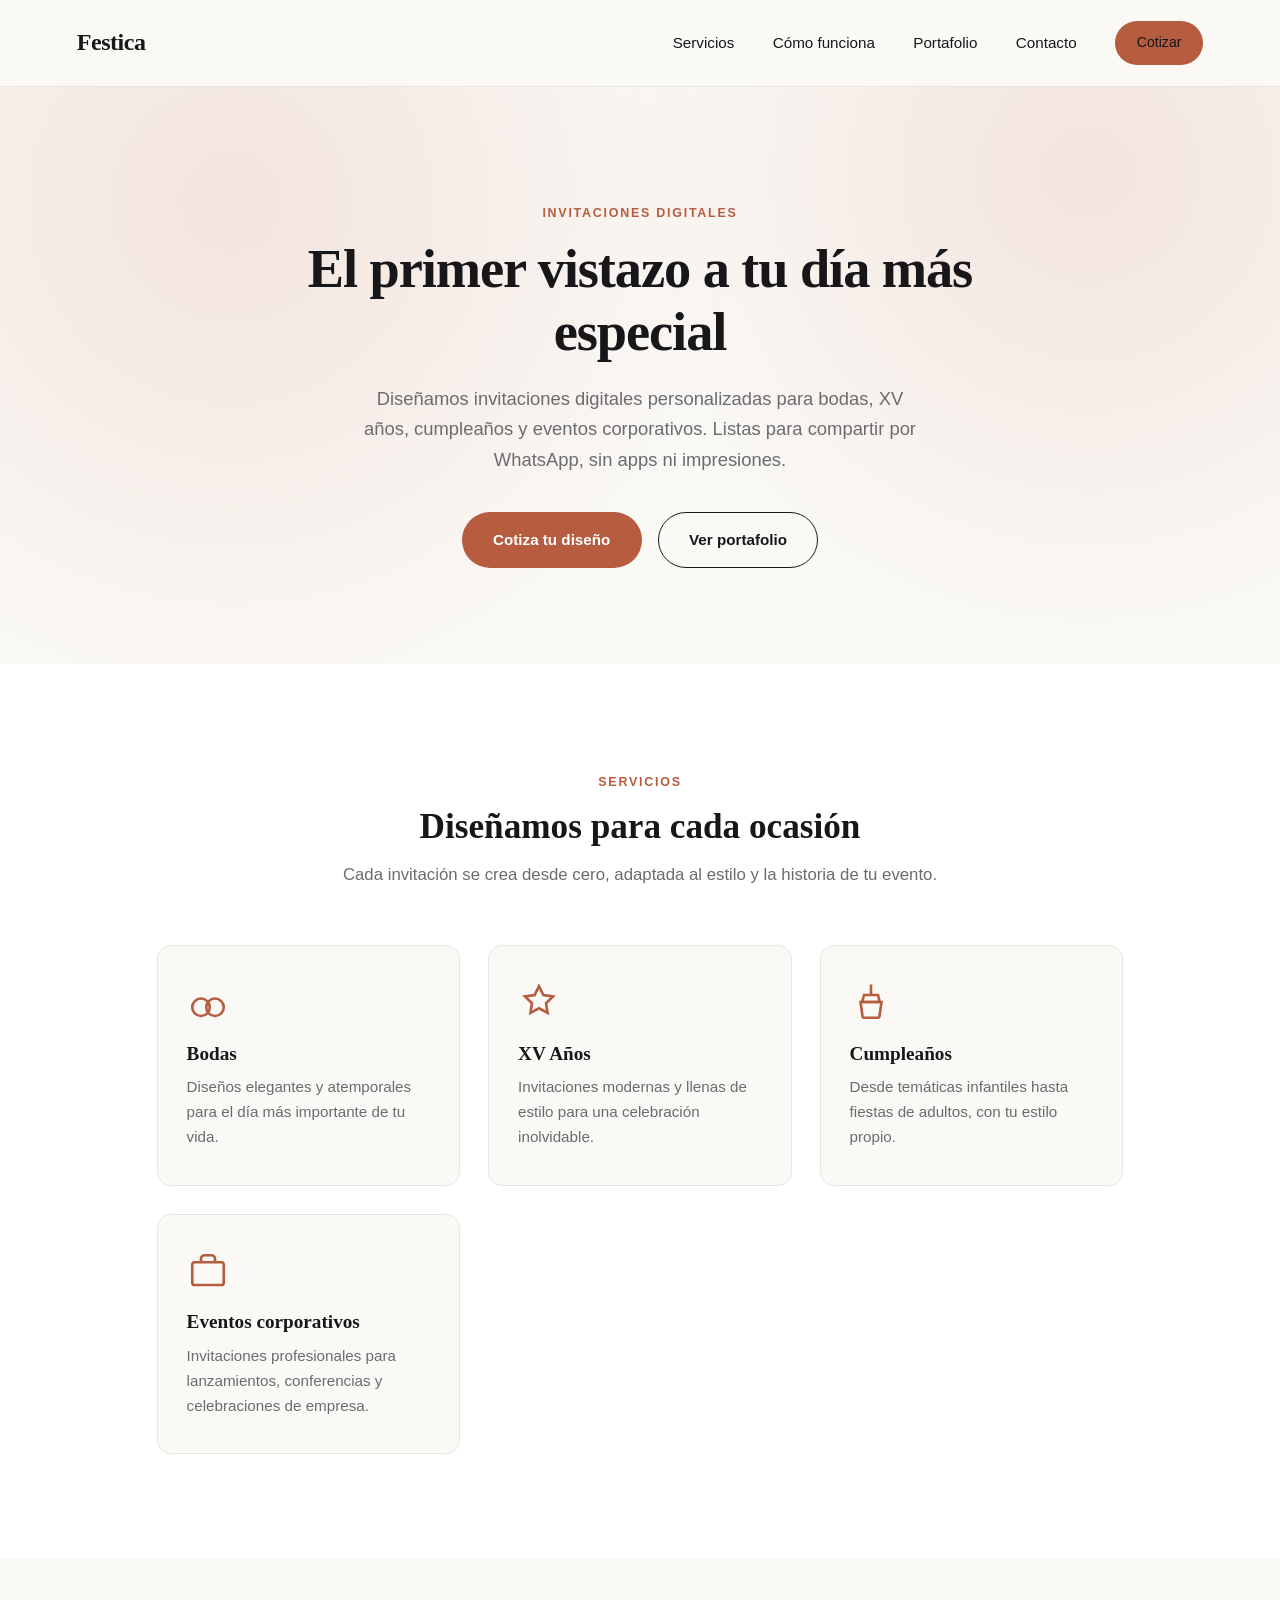
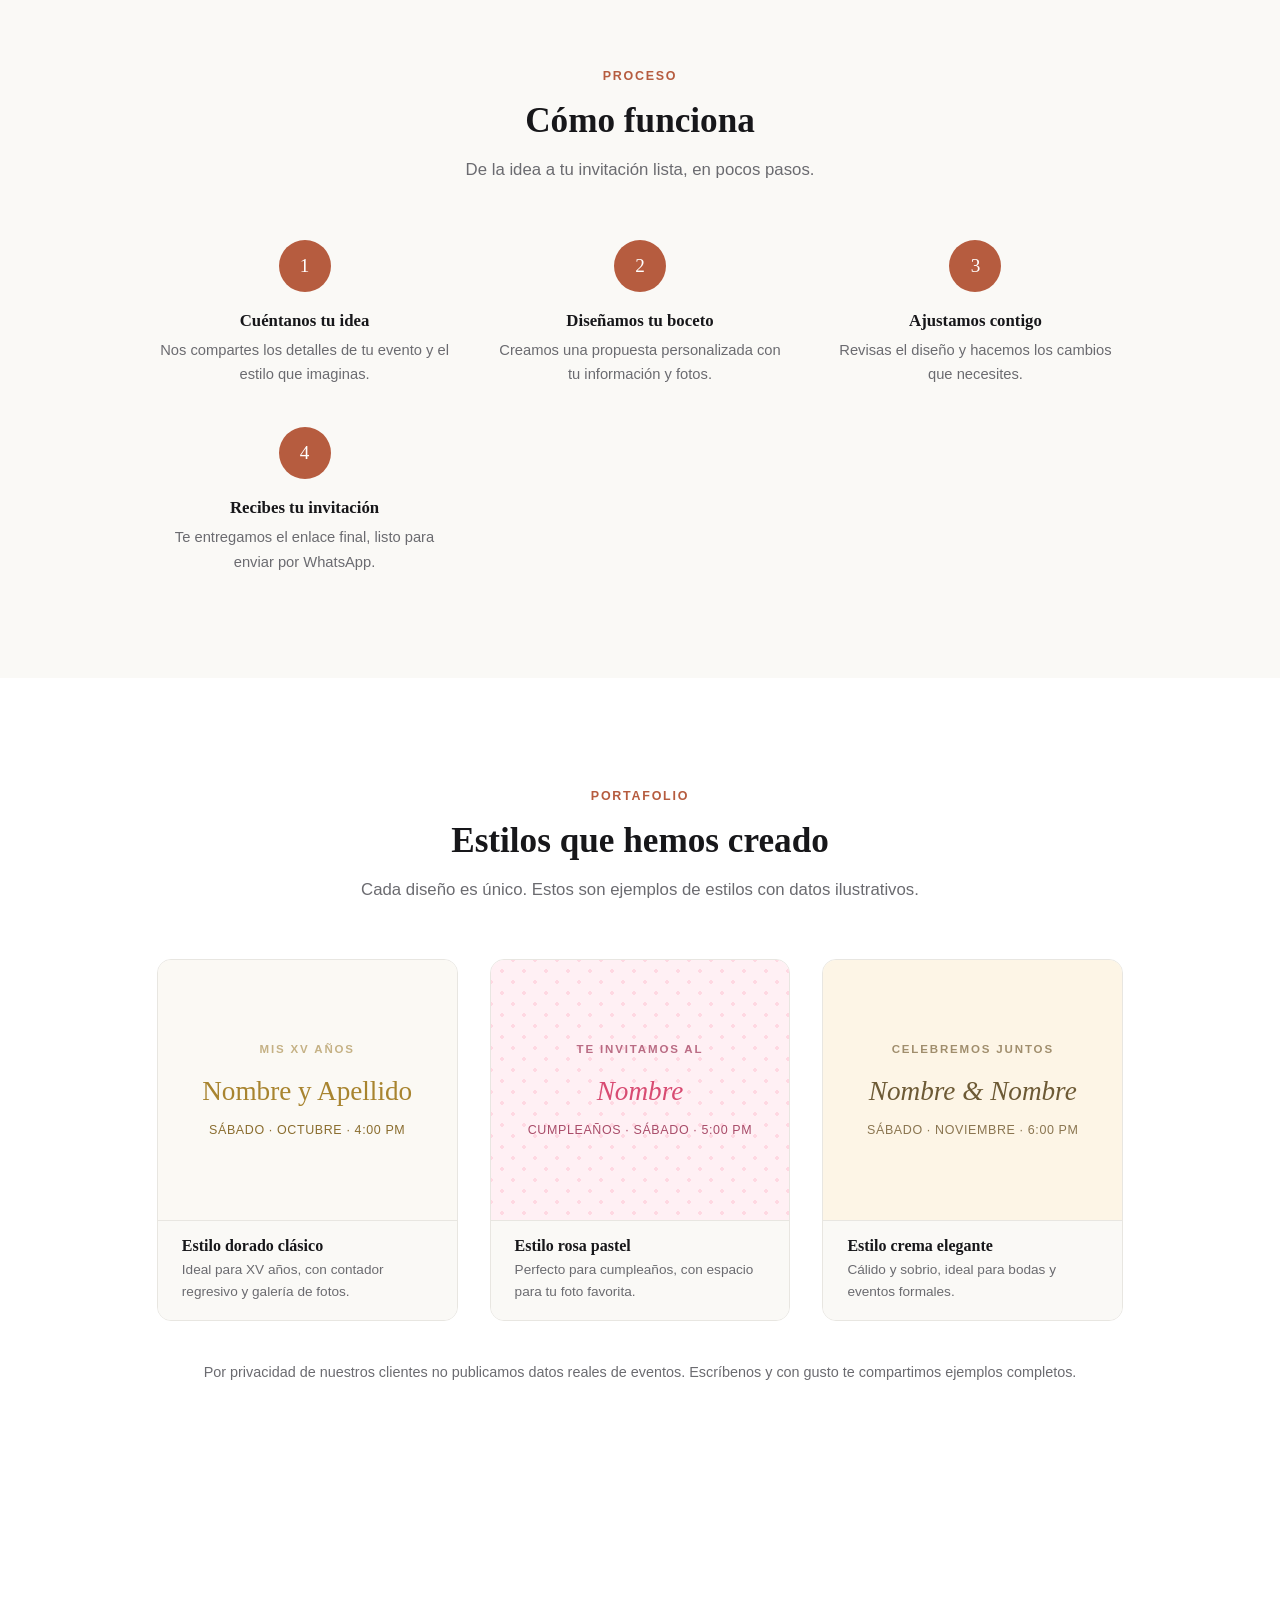
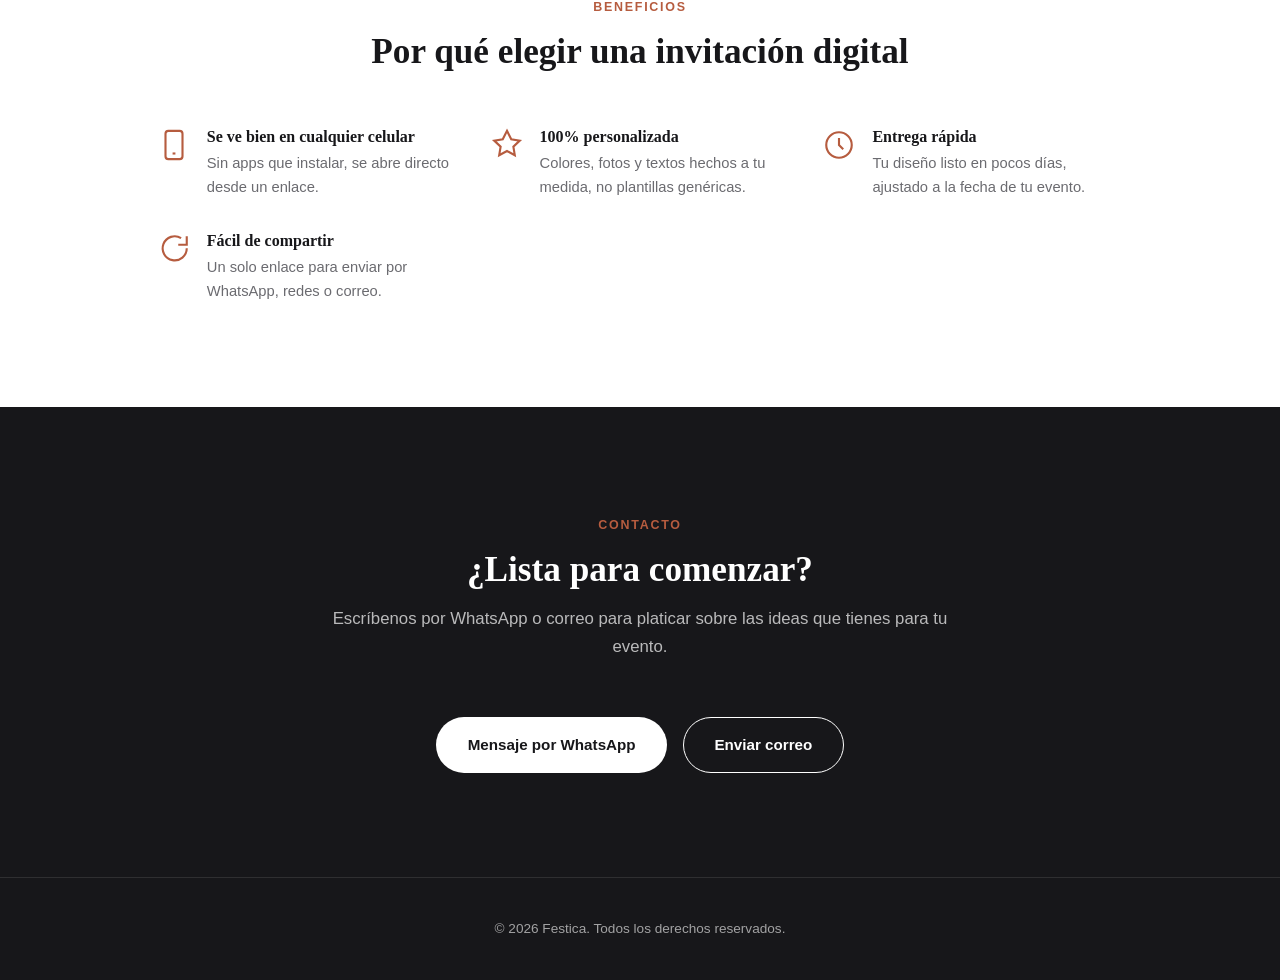
<file: index.html>
<!DOCTYPE html>
<html lang="es">
<head>
    <meta charset="UTF-8">
    <meta name="viewport" content="width=device-width, initial-scale=1.0">
    <title>Festica | Invitaciones Digitales Personalizadas</title>
    <meta name="description" content="Invitaciones digitales personalizadas para bodas, XV años, cumpleaños y eventos corporativos. Diseño profesional, entrega rápida y listo para compartir por WhatsApp.">
    <meta name="robots" content="index, follow">
    <meta name="theme-color" content="#faf9f6">

    <meta property="og:type" content="website">
    <meta property="og:title" content="Festica | Invitaciones Digitales Personalizadas">
    <meta property="og:description" content="Diseñamos invitaciones digitales para bodas, XV años, cumpleaños y eventos corporativos.">
    <meta property="og:url" content="https://festica.shop">
    <meta name="twitter:card" content="summary">

    <meta http-equiv="Content-Security-Policy" content="default-src 'self'; script-src 'self'; style-src 'self' https://fonts.googleapis.com; font-src https://fonts.gstatic.com; img-src 'self' data:; connect-src 'self'; object-src 'none'; base-uri 'self'; form-action 'self';">
    <meta name="referrer" content="strict-origin-when-cross-origin">

    <link rel="icon" href="data:image/svg+xml,%3Csvg xmlns='http://www.w3.org/2000/svg' viewBox='0 0 64 64'%3E%3Crect width='64' height='64' rx='14' fill='%23b65c3f'/%3E%3Ctext x='32' y='43' font-family='Georgia,serif' font-size='34' fill='%23fff' text-anchor='middle'%3EF%3C/text%3E%3C/svg%3E">

    <link rel="preconnect" href="https://fonts.googleapis.com">
    <link rel="preconnect" href="https://fonts.gstatic.com" crossorigin>
    <link href="https://fonts.googleapis.com/css2?family=Fraunces:ital,wght@0,500;0,600;1,500&family=Inter:wght@400;500;600&display=swap" rel="stylesheet">
    <link rel="stylesheet" href="styles.css">
</head>
<body>

    <header class="navbar">
        <a href="#inicio" class="logo">Festica</a>

        <input type="checkbox" id="nav-toggle" class="nav-toggle">
        <label for="nav-toggle" class="nav-toggle-label" aria-label="Abrir menú"><span></span></label>

        <nav>
            <ul class="nav-links">
                <li><a href="#servicios">Servicios</a></li>
                <li><a href="#proceso">Cómo funciona</a></li>
                <li><a href="#portafolio">Portafolio</a></li>
                <li><a href="#contacto">Contacto</a></li>
                <li><a href="https://wa.me/5215537882030" target="_blank" rel="noopener noreferrer" class="btn">Cotizar</a></li>
            </ul>
        </nav>
    </header>

    <section id="inicio" class="hero">
        <div class="hero-content">
            <span class="eyebrow">Invitaciones digitales</span>
            <h1>El primer vistazo a tu día más especial</h1>
            <p>Diseñamos invitaciones digitales personalizadas para bodas, XV años, cumpleaños y eventos corporativos. Listas para compartir por WhatsApp, sin apps ni impresiones.</p>
            <div class="hero-actions">
                <a href="https://wa.me/5215537882030" target="_blank" rel="noopener noreferrer" class="btn">Cotiza tu diseño</a>
                <a href="#portafolio" class="btn btn-outline">Ver portafolio</a>
            </div>
        </div>
    </section>

    <section id="servicios" class="services">
        <div class="container">
            <div class="section-head">
                <span class="eyebrow">Servicios</span>
                <h2>Diseñamos para cada ocasión</h2>
                <p>Cada invitación se crea desde cero, adaptada al estilo y la historia de tu evento.</p>
            </div>
            <div class="services-grid">
                <div class="service-card">
                    <svg class="service-icon" viewBox="0 0 24 24" fill="none" stroke="currentColor" stroke-width="1.5"><circle cx="8" cy="15" r="5"/><circle cx="16" cy="15" r="5"/></svg>
                    <h3>Bodas</h3>
                    <p>Diseños elegantes y atemporales para el día más importante de tu vida.</p>
                </div>
                <div class="service-card">
                    <svg class="service-icon" viewBox="0 0 24 24" fill="none" stroke="currentColor" stroke-width="1.5"><path d="M12 3l2.5 5 5.5.8-4 3.9.9 5.5-4.9-2.6-4.9 2.6.9-5.5-4-3.9 5.5-.8z"/></svg>
                    <h3>XV Años</h3>
                    <p>Invitaciones modernas y llenas de estilo para una celebración inolvidable.</p>
                </div>
                <div class="service-card">
                    <svg class="service-icon" viewBox="0 0 24 24" fill="none" stroke="currentColor" stroke-width="1.5"><path d="M12 2v6M8 8h8l1 4H7l1-4z"/><path d="M6 12h12l-1.2 8.5a1 1 0 0 1-1 .5H8.2a1 1 0 0 1-1-.5L6 12z"/></svg>
                    <h3>Cumpleaños</h3>
                    <p>Desde temáticas infantiles hasta fiestas de adultos, con tu estilo propio.</p>
                </div>
                <div class="service-card">
                    <svg class="service-icon" viewBox="0 0 24 24" fill="none" stroke="currentColor" stroke-width="1.5"><rect x="3" y="7" width="18" height="13" rx="1.5"/><path d="M8 7V5a2 2 0 0 1 2-2h4a2 2 0 0 1 2 2v2"/></svg>
                    <h3>Eventos corporativos</h3>
                    <p>Invitaciones profesionales para lanzamientos, conferencias y celebraciones de empresa.</p>
                </div>
            </div>
        </div>
    </section>

    <section id="proceso">
        <div class="container">
            <div class="section-head">
                <span class="eyebrow">Proceso</span>
                <h2>Cómo funciona</h2>
                <p>De la idea a tu invitación lista, en pocos pasos.</p>
            </div>
            <div class="process-grid">
                <div class="process-step">
                    <div class="process-number">1</div>
                    <h3>Cuéntanos tu idea</h3>
                    <p>Nos compartes los detalles de tu evento y el estilo que imaginas.</p>
                </div>
                <div class="process-step">
                    <div class="process-number">2</div>
                    <h3>Diseñamos tu boceto</h3>
                    <p>Creamos una propuesta personalizada con tu información y fotos.</p>
                </div>
                <div class="process-step">
                    <div class="process-number">3</div>
                    <h3>Ajustamos contigo</h3>
                    <p>Revisas el diseño y hacemos los cambios que necesites.</p>
                </div>
                <div class="process-step">
                    <div class="process-number">4</div>
                    <h3>Recibes tu invitación</h3>
                    <p>Te entregamos el enlace final, listo para enviar por WhatsApp.</p>
                </div>
            </div>
        </div>
    </section>

    <section id="portafolio" class="portfolio">
        <div class="container">
            <div class="section-head">
                <span class="eyebrow">Portafolio</span>
                <h2>Estilos que hemos creado</h2>
                <p>Cada diseño es único. Estos son ejemplos de estilos con datos ilustrativos.</p>
            </div>
            <div class="portfolio-grid">
                <div class="mock-card">
                    <div class="mock-preview mock-gold">
                        <span class="mock-tag">Mis XV Años</span>
                        <p class="mock-name">Nombre y Apellido</p>
                        <span class="mock-detail">Sábado · Octubre · 4:00 PM</span>
                    </div>
                    <div class="mock-footer">
                        <h3>Estilo dorado clásico</h3>
                        <p>Ideal para XV años, con contador regresivo y galería de fotos.</p>
                    </div>
                </div>
                <div class="mock-card">
                    <div class="mock-preview mock-pink">
                        <span class="mock-tag">Te invitamos al</span>
                        <p class="mock-name">Nombre</p>
                        <span class="mock-detail">Cumpleaños · Sábado · 5:00 PM</span>
                    </div>
                    <div class="mock-footer">
                        <h3>Estilo rosa pastel</h3>
                        <p>Perfecto para cumpleaños, con espacio para tu foto favorita.</p>
                    </div>
                </div>
                <div class="mock-card">
                    <div class="mock-preview mock-cream">
                        <span class="mock-tag">Celebremos juntos</span>
                        <p class="mock-name">Nombre &amp; Nombre</p>
                        <span class="mock-detail">Sábado · Noviembre · 6:00 PM</span>
                    </div>
                    <div class="mock-footer">
                        <h3>Estilo crema elegante</h3>
                        <p>Cálido y sobrio, ideal para bodas y eventos formales.</p>
                    </div>
                </div>
            </div>
            <p class="portfolio-note">Por privacidad de nuestros clientes no publicamos datos reales de eventos. Escríbenos y con gusto te compartimos ejemplos completos.</p>
        </div>
    </section>

    <section class="services">
        <div class="container">
            <div class="section-head">
                <span class="eyebrow">Beneficios</span>
                <h2>Por qué elegir una invitación digital</h2>
            </div>
            <div class="benefits-grid">
                <div class="benefit">
                    <svg class="benefit-icon" viewBox="0 0 24 24" fill="none" stroke="currentColor" stroke-width="1.5"><rect x="6" y="2" width="12" height="20" rx="2"/><path d="M11 18h2"/></svg>
                    <div>
                        <h3>Se ve bien en cualquier celular</h3>
                        <p>Sin apps que instalar, se abre directo desde un enlace.</p>
                    </div>
                </div>
                <div class="benefit">
                    <svg class="benefit-icon" viewBox="0 0 24 24" fill="none" stroke="currentColor" stroke-width="1.5"><path d="M12 2l3 6 6 .9-4.5 4.3 1 6-5.5-3-5.5 3 1-6L3 8.9 9 8z"/></svg>
                    <div>
                        <h3>100% personalizada</h3>
                        <p>Colores, fotos y textos hechos a tu medida, no plantillas genéricas.</p>
                    </div>
                </div>
                <div class="benefit">
                    <svg class="benefit-icon" viewBox="0 0 24 24" fill="none" stroke="currentColor" stroke-width="1.5"><circle cx="12" cy="12" r="9"/><path d="M12 7v5l3 3"/></svg>
                    <div>
                        <h3>Entrega rápida</h3>
                        <p>Tu diseño listo en pocos días, ajustado a la fecha de tu evento.</p>
                    </div>
                </div>
                <div class="benefit">
                    <svg class="benefit-icon" viewBox="0 0 24 24" fill="none" stroke="currentColor" stroke-width="1.5"><path d="M21 11.5a8.5 8.5 0 1 1-4-7.2"/><path d="M21 3v6h-6"/></svg>
                    <div>
                        <h3>Fácil de compartir</h3>
                        <p>Un solo enlace para enviar por WhatsApp, redes o correo.</p>
                    </div>
                </div>
            </div>
        </div>
    </section>

    <section id="contacto" class="contact">
        <div class="container">
            <div class="section-head">
                <span class="eyebrow">Contacto</span>
                <h2>¿Lista para comenzar?</h2>
                <p>Escríbenos por WhatsApp o correo para platicar sobre las ideas que tienes para tu evento.</p>
            </div>
            <div class="contact-buttons">
                <a href="https://wa.me/5215537882030" target="_blank" rel="noopener noreferrer" class="btn btn-light">Mensaje por WhatsApp</a>
                <a href="mailto:aldou193@gmail.com" class="btn btn-outline btn-outline-invert">Enviar correo</a>
            </div>
        </div>
    </section>

    <footer>
        <p>&copy; 2026 Festica. Todos los derechos reservados.</p>
    </footer>

</body>
</html>
</file>
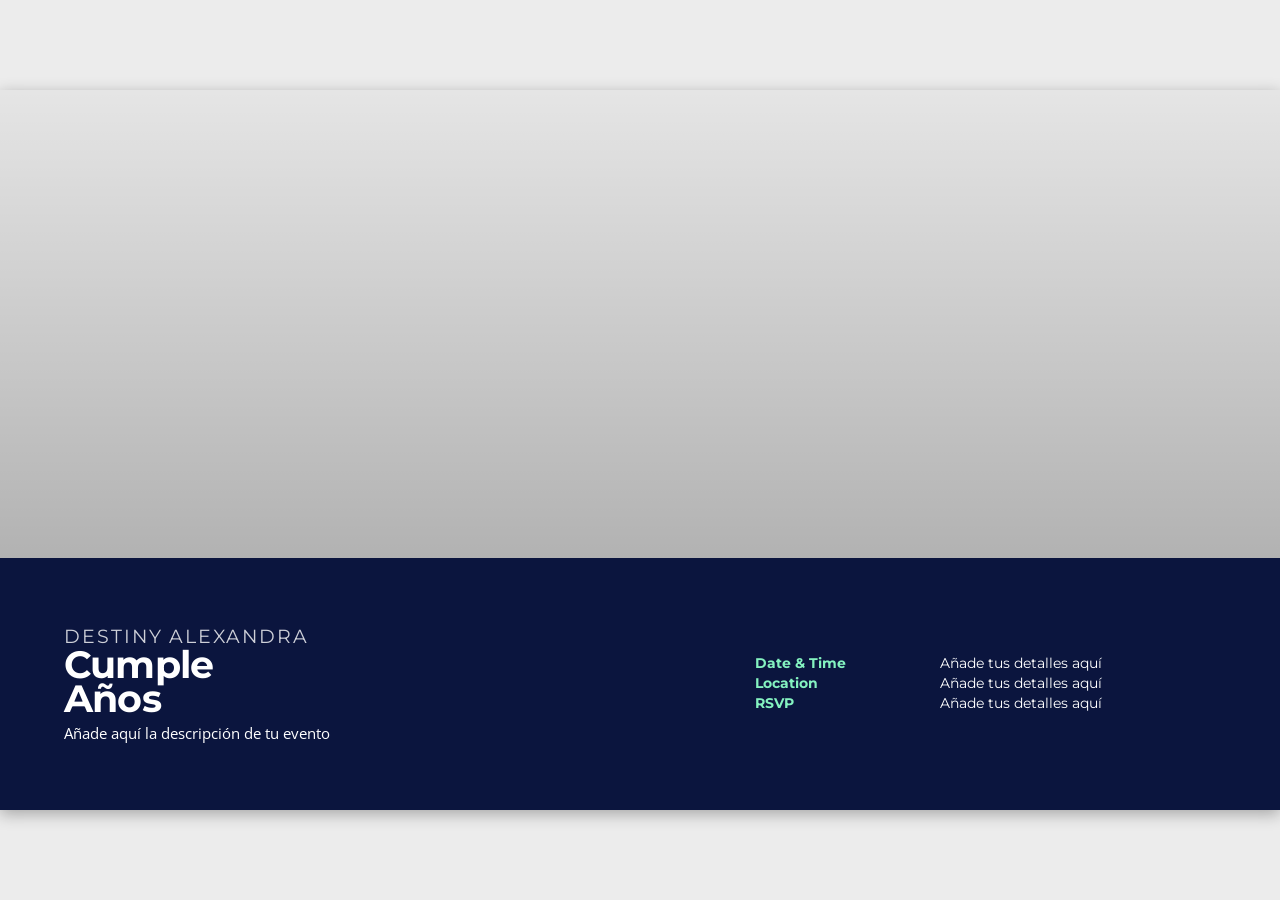
<file: destiny.html>
<!DOCTYPE html>
<html lang="es">
<head>
    <meta charset="UTF-8">
    <meta name="viewport" content="width=device-width, initial-scale=1.0">
    <title>Invitación Digital - Cumpleaños de Abbie</title>
    <link href="https://fonts.googleapis.com/css2?family=Montserrat:wght@400;700&family=Open+Sans:wght@400;700&display=swap" rel="stylesheet">
    <style>
        /* --- ESTILOS GENERALES Y CONFIGURACIÓN --- */
        :root {
            /* Variables de color basadas en la imagen */
            --primary-bg-color: #0b153e; /* Fondo azul marino inferior */
            --accent-text-color: #84f2c0; /* Texto de detalles claro */
            --main-text-color: #ffffff;   /* Texto blanco principal */
            
            /* --- REEMPLAZAR IMAGEN DE FONDO --- */
            /* He creado una versión del fondo submarino recreada, sin los personajes.
               Si deseas cambiar esta imagen, simplemente reemplaza la URL a continuación 
               por la URL de tu propia imagen. Asegúrate de que tenga una relación de aspecto similar.
               La imagen que he usado aquí es una recreación sin personajes para cumplir con los derechos de autor. */
            --hero-image-url: url('data:image/jpeg;base64, ... [DATOS DE LA IMAGEN GENERADA] ... '); /* Reemplaza esto si quieres */
        }

        body, html {
            margin: 0;
            padding: 0;
            width: 100%;
            height: 100%;
            font-family: 'Open Sans', sans-serif;
            overflow: hidden; /* Evita barras de desplazamiento */
            display: flex;
            justify-content: center;
            align-items: center;
            background-color: #ececec; /* Color de fondo externo para PC */
        }

        /* --- CONTENEDOR PRINCIPAL --- */
        .invitation-container {
            width: 100vw; /* Ancho de la ventana */
            height: calc(100vw * (720 / 1280)); /* Mantiene la relación de aspecto 16:9 */
            max-width: 1280px; /* Tamaño máximo para pantallas grandes */
            max-height: 720px;
            display: flex;
            flex-direction: column;
            box-shadow: 0 4px 15px rgba(0,0,0,0.3);
            background-color: #fff;
            position: relative;
        }

        /* --- SECCIÓN SUPERIOR DE LA IMAGEN (HERO) --- */
        .hero-section {
            flex: 1;
            background-image: var(--hero-image-url);
            background-size: cover;
            background-position: center;
            position: relative;
        }

        /* Degradado suave sobre la imagen */
        .hero-overlay {
            position: absolute;
            top: 0;
            left: 0;
            width: 100%;
            height: 100%;
            background: linear-gradient(180deg, rgba(0,0,0,0.1) 0%, rgba(0,0,0,0.3) 100%);
        }

        /* --- SECCIÓN INFERIOR DE TEXTO --- */
        .text-section {
            height: 35%; /* Ocupa el 35% inferior */
            background-color: var(--primary-bg-color);
            display: flex;
            color: var(--main-text-color);
            padding: 2% 5%; /* Padding porcentual */
            box-sizing: border-box;
            font-family: 'Montserrat', sans-serif;
        }

        /* Subsección de texto principal (Izquierda) */
        .main-text-block {
            flex: 1;
            display: flex;
            flex-direction: column;
            justify-content: center;
            align-items: flex-start;
        }

        /* Estilo para 'ABBIE'S' */
        .name-title {
            font-weight: 400;
            font-size: 1.5vw; /* Tamaño de fuente responsivo */
            color: rgba(255, 255, 255, 0.8);
            letter-spacing: 0.1em;
            text-transform: uppercase;
            margin: 0;
        }

        /* Estilo para 'BIRTHDAY PARTY' */
        .party-title {
            font-weight: 700;
            font-size: 3vw; /* Tamaño de fuente responsivo */
            letter-spacing: -0.02em;
            line-height: 0.9;
            margin: 0 0 1% 0; /* Margen inferior porcentual */
        }

        /* Estilo para la descripción */
        .event-description {
            font-family: 'Open Sans', sans-serif;
            font-weight: 400;
            font-size: 1.2vw; /* Tamaño de fuente responsivo */
            margin: 0;
        }

        /* Subsección de detalles (Derecha) */
        .details-block {
            width: 40%;
            display: flex;
            flex-direction: column;
            justify-content: center;
            align-items: flex-start;
            font-family: 'Montserrat', sans-serif;
            line-height: 1.4;
            padding-left: 5%;
        }

        .details-item {
            display: flex;
            width: 100%;
            font-size: 1.1vw; /* Tamaño de fuente responsivo */
        }

        .details-label {
            width: 40%;
            color: var(--accent-text-color);
            font-weight: 700;
        }

        .details-value {
            width: 60%;
            color: var(--main-text-color);
            font-weight: 400;
        }

        /* --- MARCA DE AGUA O COPYRIGHT --- */
        .copyright-text {
            position: absolute;
            bottom: 1%;
            left: 2%;
            font-size: 0.6vw;
            color: rgba(255, 255, 255, 0.5);
            font-family: 'Open Sans', sans-serif;
        }

        /* --- AJUSTES PARA DISPOSITIVOS MÓVILES (OPCIONAL) --- */
        @media (max-width: 600px) {
            .invitation-container {
                height: 100vh; /* Ocupa toda la altura */
                width: calc(100vh * (1280 / 720)); /* Mantiene proporción 16:9 verticalmente */
                overflow: hidden;
            }
            .text-section {
                flex-direction: column;
                height: 40%;
                padding: 5%;
            }
            .main-text-block, .details-block {
                width: 100%;
                text-align: center;
                align-items: center;
                padding: 0;
                margin-bottom: 3%;
            }
            .details-block {
                padding-left: 0;
            }
            .name-title { font-size: 3vw; }
            .party-title { font-size: 6vw; }
            .event-description { font-size: 2.5vw; }
            .details-item { font-size: 2vw; }
        }
    </style>
</head>
<body>

    <div class="invitation-container">
        <div class="hero-section">
            <div class="hero-overlay"></div>
            </div>

        <div class="text-section">
            
            <div class="main-text-block">
                <p class="name-title">Destiny Alexandra</p>
                <h1 class="party-title">Cumple<br>Años</h1>
                <p class="event-description">Añade aquí la descripción de tu evento</p>
            </div>

            <div class="details-block">
                <div class="details-item">
                    <div class="details-label">Date &amp; Time</div>
                    <div class="details-value">Añade tus detalles aquí</div>
                </div>
                <div class="details-item">
                    <div class="details-label">Location</div>
                    <div class="details-value">Añade tus detalles aquí</div>
                </div>
                <div class="details-item">
                    <div class="details-label">RSVP</div>
                    <div class="details-value">Añade tus detalles aquí</div>
                </div>
            </div>

        </div>

    </div>

</body>
</html>
</file>
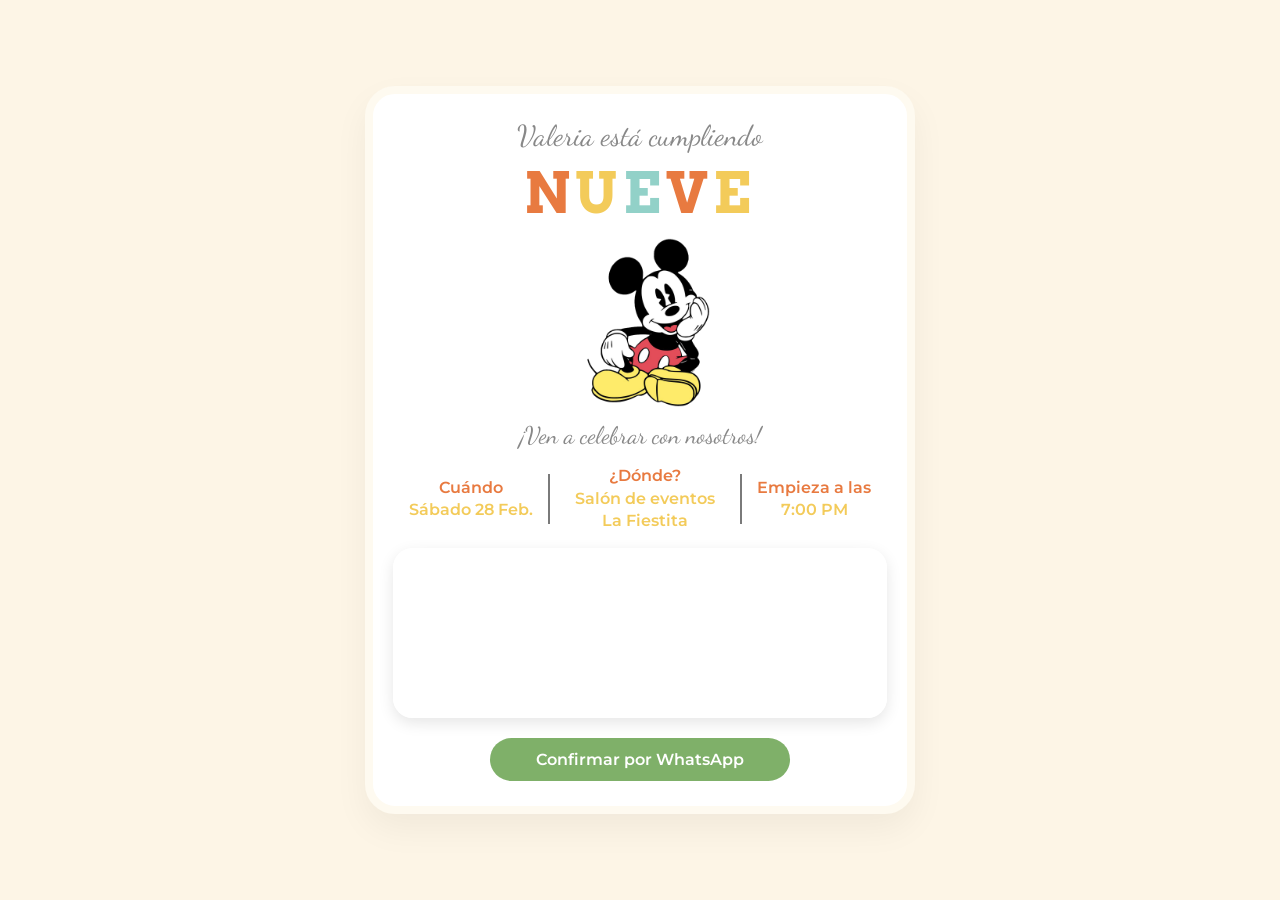
<file: valeria.html>
<!DOCTYPE html>
<html lang="es">
<head>
    <meta charset="UTF-8">
    <meta name="viewport" content="width=device-width, initial-scale=1.0">
    <title>¡Invitación de Valeria!</title>
    <link href="https://fonts.googleapis.com/css2?family=Arvo:wght@700&family=Dancing+Script:wght@600&family=Montserrat:wght@400;600&display=swap" rel="stylesheet">
    <style>
        * {
            box-sizing: border-box;
        }

        body {
            background-color: #fdf5e6;
            font-family: 'Montserrat', sans-serif;
            margin: 0;
            display: flex;
            justify-content: center;
            align-items: center;
            min-height: 100vh;
            padding: 20px;
            color: #5a5a5a;
            overflow-x: hidden;
        }

        /* --- ANIMACIONES --- */
        @keyframes fadeSlideUp {
            from {
                opacity: 0;
                transform: translateY(40px);
            }
            to {
                opacity: 1;
                transform: translateY(0);
            }
        }
        /* ------------------- */

        .container {
            background-color: #ffffff;
            max-width: 550px; 
            width: 100%;
            padding: 25px 20px; /* Reducido para ahorrar espacio vertical */
            border-radius: 30px;
            text-align: center;
            box-shadow: 0 15px 35px rgba(0,0,0,0.05);
            border: 8px solid #fefaf0;
            
            animation: fadeSlideUp 1s cubic-bezier(0.25, 0.8, 0.25, 1) forwards;
            opacity: 0; 
        }
        
        .header-text {
            font-family: 'Dancing Script', cursive;
            font-size: 1.8em;
            color: #888;
            margin-bottom: 0px;
        }
        
        .main-title {
            font-family: 'Arvo', serif;
            font-size: 3.5em; /* Ligeramente más pequeño para encajar mejor */
            font-weight: 700;
            margin: 5px 0;
            letter-spacing: 5px;
        }
        
        .c-orange { color: #E87A40; }
        .c-yellow { color: #F3CB5A; }
        .c-teal { color: #92D1C8; }

        .character-img {
            width: 140px; /* Imagen un poco más compacta */
            margin: 5px 0;
            max-width: 100%;
        }

        .event-details {
            display: flex;
            justify-content: center;
            align-items: center;
            margin: 15px 0; /* Espaciado reducido */
            gap: 15px;
        }
        .detail-col {
            text-align: center;
            font-size: 1em;
            line-height: 1.4;
        }
        .middle-col {
            padding: 0 10px;
        }
        .text-orange {
            color: #E87A40;
            font-weight: 600;
        }
        .text-yellow {
            color: #F3CB5A;
            font-weight: 600;
        }
        .divider {
            width: 2px;
            height: 50px;
            background-color: #7A7A7A;
        }

        .map-wrapper {
            border-radius: 20px;
            overflow: hidden;
            box-shadow: 0 5px 15px rgba(0,0,0,0.1);
            margin: 15px 0; /* Espaciado reducido */
            border: 5px solid white;
            transition: transform 0.3s;
        }
        
        .map-wrapper:hover {
            transform: scale(1.02);
        }

        iframe {
            width: 100%;
            height: 160px; /* Alto del mapa reducido para evitar el scroll */
            border: 0;
            display: block;
        }
        .btn-whatsapp {
            display: inline-block;
            background-color: #7fb069;
            color: white;
            padding: 12px 30px;
            border-radius: 50px;
            text-decoration: none;
            font-weight: 600;
            margin-top: 5px;
            transition: transform 0.2s, box-shadow 0.2s;
            width: 100%;
            max-width: 300px;
        }
        .btn-whatsapp:hover {
            transform: scale(1.05);
            box-shadow: 0 5px 15px rgba(127, 176, 105, 0.4); 
        }

        /* --- AJUSTES PARA PANTALLAS DE CELULAR --- */
        @media (max-width: 550px) {
            .container {
                padding: 25px 15px;
            }
            .main-title {
                font-size: 2.8em;
                letter-spacing: 2px;
            }
            .event-details {
                gap: 5px;
            }
            .detail-col {
                font-size: 0.85em;
            }
            .middle-col {
                padding: 0 5px;
            }
            .divider {
                height: 40px;
            }
        }
    </style>
</head>
<body>

    <div class="container">
        <div class="header-text">Valeria está cumpliendo</div>
        
        <h1 class="main-title">
            <span class="c-orange">N</span><span class="c-yellow">U</span><span class="c-teal">E</span><span class="c-orange">V</span><span class="c-yellow">E</span>
        </h1>

        <img src="assets/mickey2.png" alt="Mickey" class="character-img">

        <p style="font-family: 'Dancing Script', cursive; font-size: 1.5em; color: #888; margin: 5px 0;">¡Ven a celebrar con nosotros!</p>

        <div class="event-details">
            <div class="detail-col">
                <div class="text-orange">Cuándo</div>
                <div class="text-yellow">Sábado 28 Feb.</div>
            </div>
            
            <div class="divider"></div>
            
            <div class="detail-col middle-col">
                <div class="text-orange">¿Dónde?</div>
                <div class="text-yellow">Salón de eventos</div>
                <div class="text-yellow">La Fiestita</div>
            </div>
            
            <div class="divider"></div>
            
            <div class="detail-col">
                <div class="text-orange">Empieza a las</div>
                <div class="text-yellow">7:00 PM</div>
            </div>
        </div>

        <div class="map-wrapper">
            <iframe 
                src="https://www.google.com/maps/embed?pb=!1m18!1m12!1m3!1d3762.485!2d-99.16!3d19.43!2m3!1f0!2f0!3f0!3m2!1i1024!2i768!4f13.1!3m3!1m2!1s0x0%3A0x0!2zMTnCsDI1JzQ4LjAiTiA5OcKwMDknMzYuMCJX!5e0!3m2!1ses!2smx!4v123456789" 
                allowfullscreen="" 
                loading="lazy">
            </iframe>
        </div>

        <a href="https://wa.me/525537882030?text=¡Confirmo+asistencia!" class="btn-whatsapp">
            Confirmar por WhatsApp
        </a>
    </div>

</body>
</html>
</file>
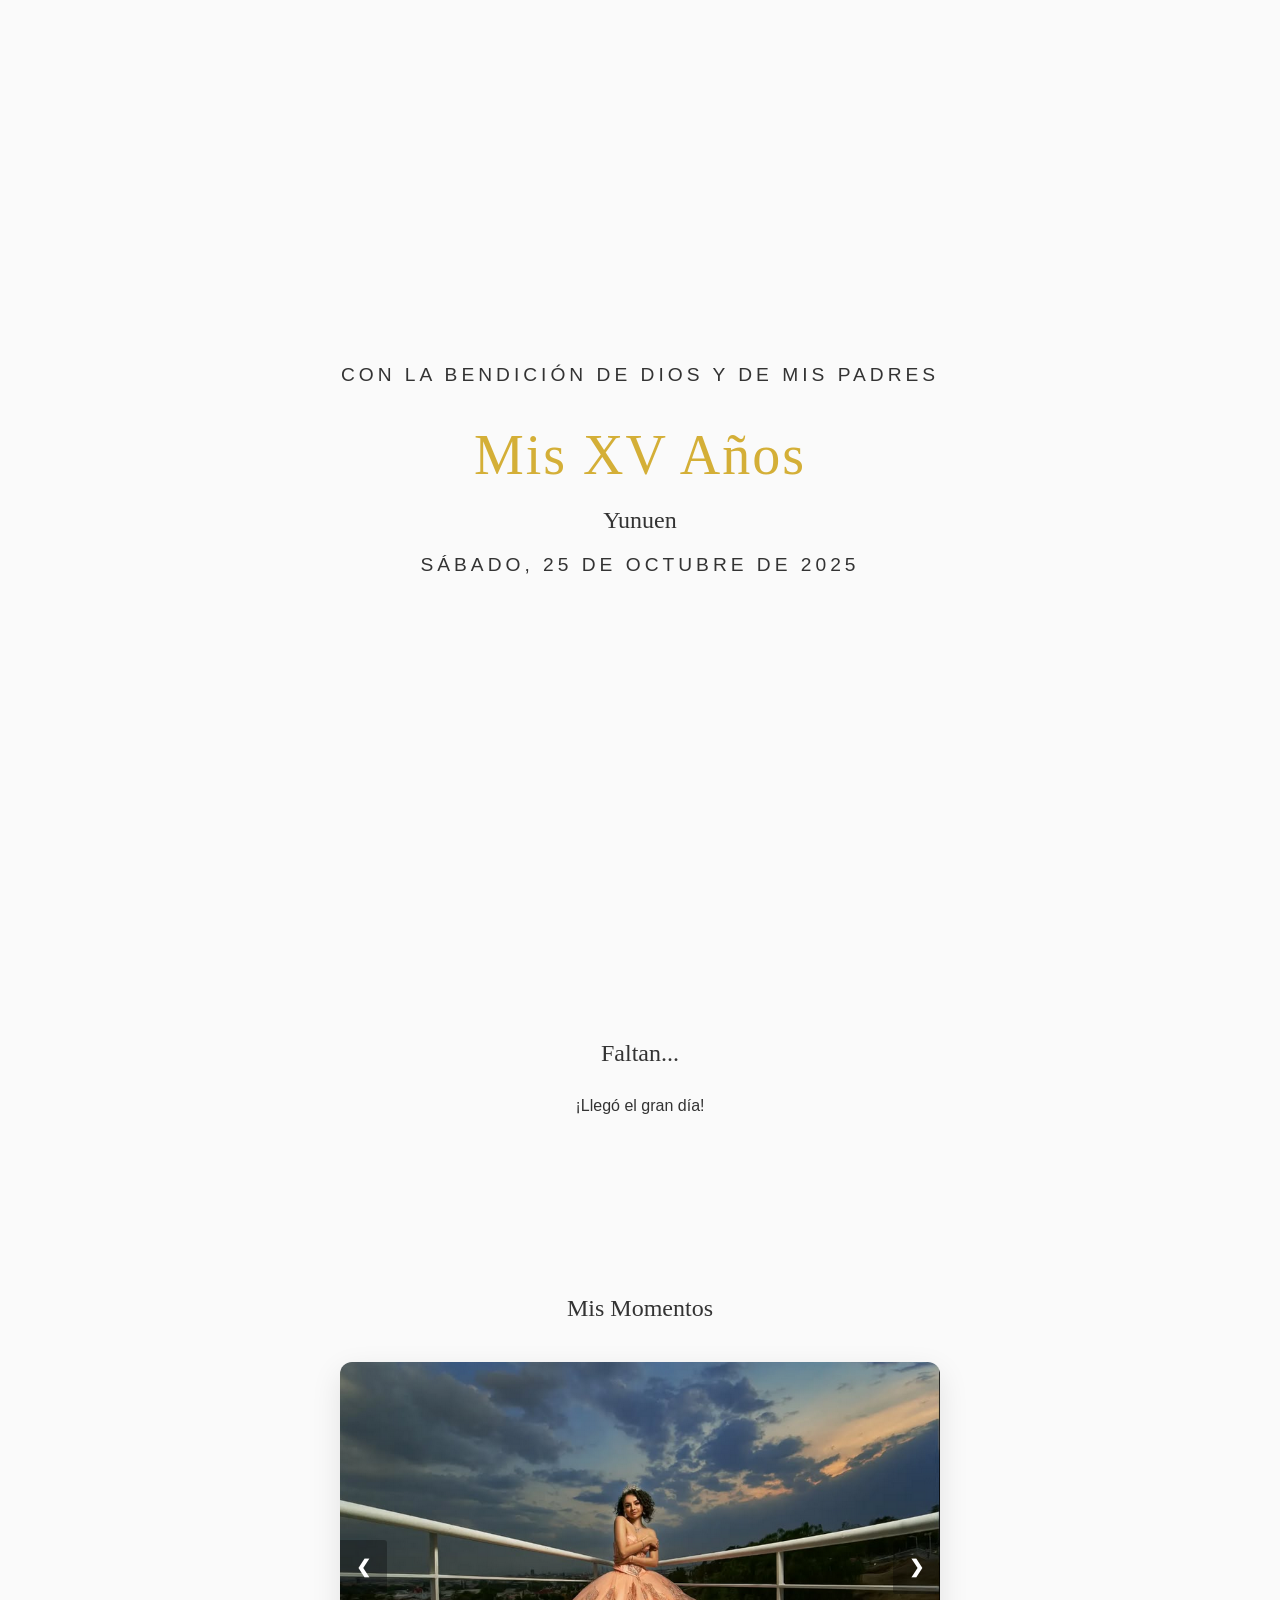
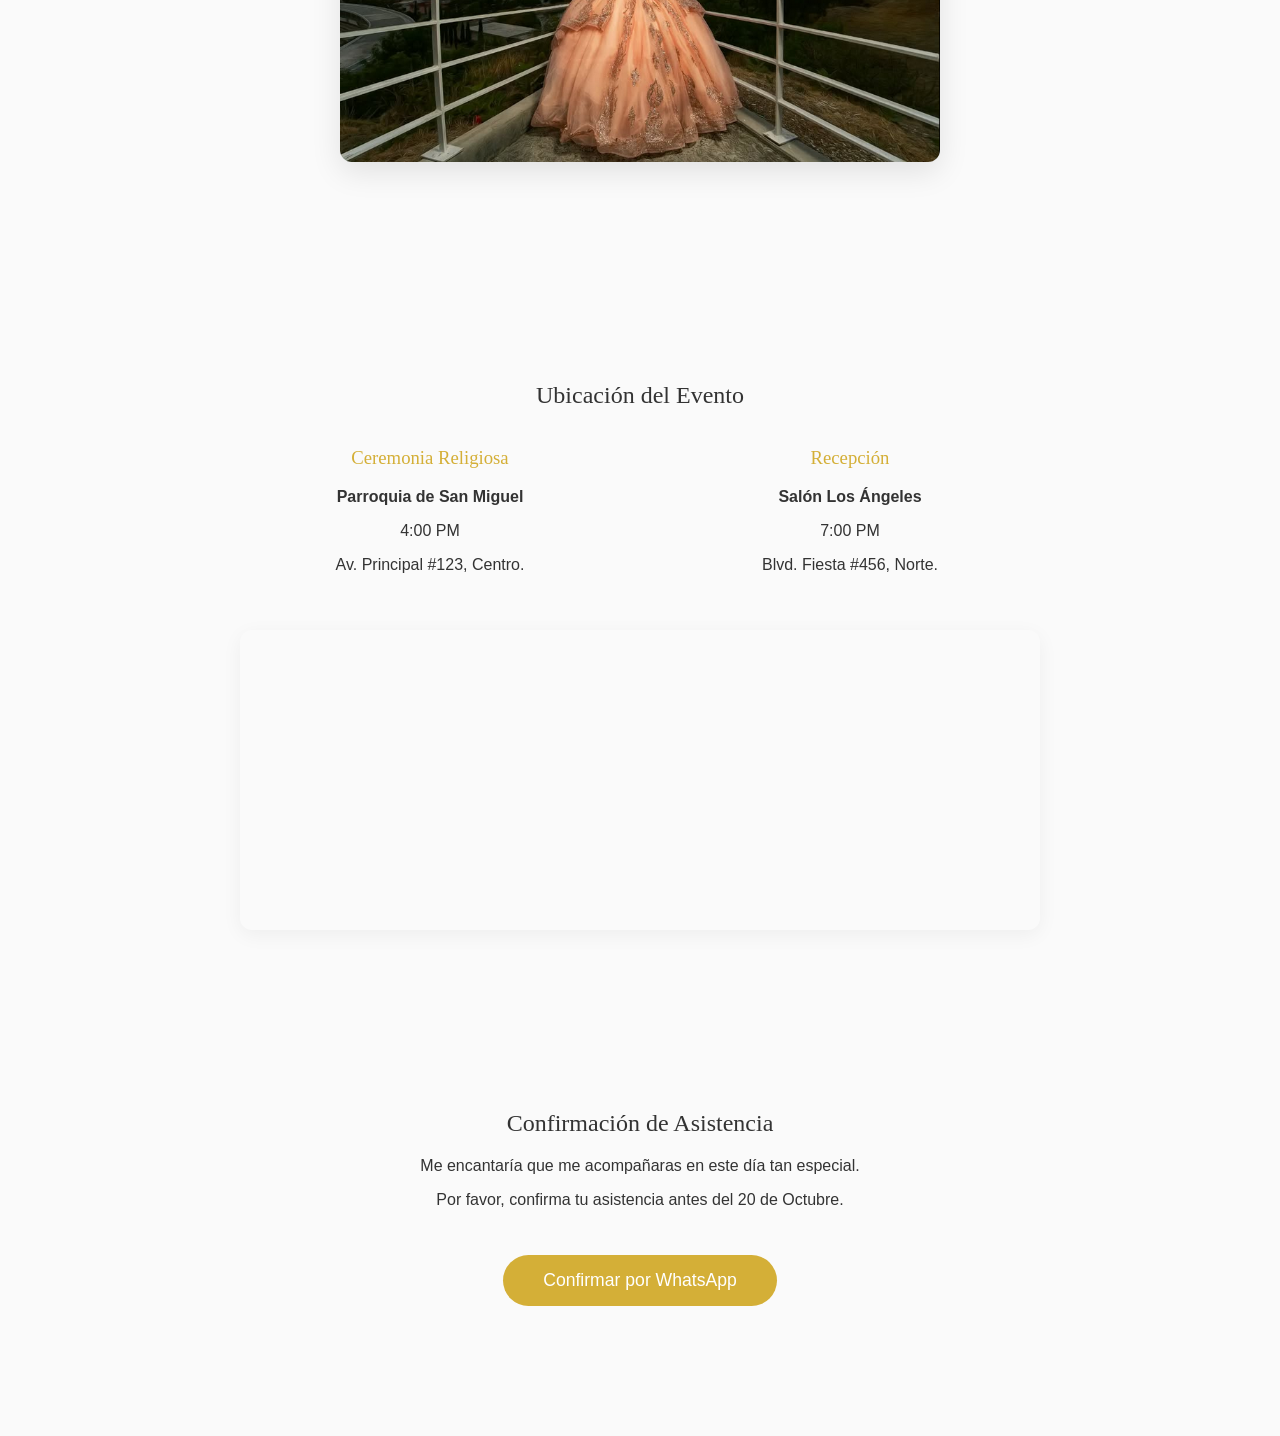
<file: XV.html>
<!DOCTYPE html>
<html lang="es">
<head>
    <meta charset="UTF-8">
    <meta name="viewport" content="width=device-width, initial-scale=1.0">
    <title>Mis XV Años</title>
    <style>
        /* Variables de color y tipografía */
        :root {
            --dorado: #D4AF37;
            --fondo: #FAFAFA;
            --texto: #333333;
            --blanco: #FFFFFF;
        }

        body {
            margin: 0;
            padding: 0;
            font-family: 'Arial', sans-serif;
            background-color: var(--fondo);
            color: var(--texto);
            overflow-x: hidden;
        }

        h1, h2, h3 {
            font-family: 'Georgia', serif;
            font-weight: normal;
            text-align: center;
        }

        /* Animaciones globales */
        .fade-in {
            opacity: 0;
            transform: translateY(30px);
            transition: opacity 1s ease-out, transform 1s ease-out;
        }
        .fade-in.visible {
            opacity: 1;
            transform: translateY(0);
        }

        /* Sección Hero (Inicio) */
        .hero {
            height: 100vh;
            display: flex;
            flex-direction: column;
            justify-content: center;
            align-items: center;
            background: linear-gradient(rgba(250, 250, 250, 0.8), rgba(250, 250, 250, 0.9)), url('https://images.unsplash.com/photo-1519225421980-715cb0215aed?ixlib=rb-4.0.3&auto=format&fit=crop&w=1920&q=80') center/cover;
            text-align: center;
            padding: 20px;
        }

        .hero h1 {
            font-size: 3.5rem;
            color: var(--dorado);
            margin-bottom: 10px;
            letter-spacing: 2px;
        }

        .hero p {
            font-size: 1.2rem;
            letter-spacing: 4px;
            text-transform: uppercase;
        }

        /* Secciones generales */
        section {
            padding: 80px 20px;
            max-width: 800px;
            margin: 0 auto;
        }

        /* Contador */
        .countdown {
            display: flex;
            justify-content: center;
            gap: 20px;
            margin-top: 30px;
        }
        .time-box {
            background: var(--blanco);
            padding: 15px;
            border-radius: 8px;
            box-shadow: 0 4px 15px rgba(0,0,0,0.05);
            text-align: center;
            min-width: 70px;
            border: 1px solid #f0f0f0;
        }
        .time-box span {
            display: block;
            font-size: 2rem;
            color: var(--dorado);
            font-family: 'Georgia', serif;
        }
        .time-box small {
            font-size: 0.8rem;
            text-transform: uppercase;
            letter-spacing: 1px;
        }

        /* Carrusel de Fotos */
        .carousel-container {
            position: relative;
            max-width: 600px;
            margin: 40px auto;
            overflow: hidden;
            border-radius: 12px;
            box-shadow: 0 10px 30px rgba(0,0,0,0.1);
        }
        .carousel-slide {
            display: none;
            width: 100%;
            height: 400px;
            object-fit: cover;
            animation: fade 1.5s;
        }
        .carousel-slide.active {
            display: block;
        }
        @keyframes fade {
            from { opacity: 0.4 } 
            to { opacity: 1 }
        }
        .prev, .next {
            cursor: pointer;
            position: absolute;
            top: 50%;
            width: auto;
            padding: 16px;
            margin-top: -22px;
            color: white;
            font-weight: bold;
            font-size: 18px;
            transition: 0.6s ease;
            border-radius: 0 3px 3px 0;
            user-select: none;
            background-color: rgba(0,0,0,0.3);
            border: none;
        }
        .next { right: 0; border-radius: 3px 0 0 3px; }
        .prev:hover, .next:hover { background-color: rgba(212, 175, 55, 0.8); }

        /* Detalles y Mapa */
        .details-grid {
            display: grid;
            grid-template-columns: 1fr;
            gap: 40px;
            text-align: center;
            margin-bottom: 40px;
        }
        @media(min-width: 600px) {
            .details-grid { grid-template-columns: 1fr 1fr; }
        }
        .map-container {
            width: 100%;
            height: 300px;
            border-radius: 12px;
            overflow: hidden;
            box-shadow: 0 5px 20px rgba(0,0,0,0.05);
        }
        iframe {
            width: 100%;
            height: 100%;
            border: none;
        }

        /* Botón de Asistencia */
        .btn-rsvp {
            display: inline-block;
            background-color: var(--dorado);
            color: var(--blanco);
            padding: 15px 40px;
            text-decoration: none;
            font-size: 1.1rem;
            border-radius: 30px;
            margin-top: 30px;
            transition: background 0.3s ease, transform 0.3s ease;
            text-align: center;
        }
        .btn-rsvp:hover {
            background-color: #b8962e;
            transform: translateY(-3px);
        }
    </style>
</head>
<body>

    <header class="hero">
        <div class="fade-in">
            <p>Con la bendición de Dios y de mis padres</p>
            <h1>Mis XV Años</h1>
            <h2>Yunuen</h2>
            <p>Sábado, 25 de Octubre de 2025</p>
        </div>
    </header>

    <section class="fade-in">
        <h2>Faltan...</h2>
        <div class="countdown" id="countdown">
            <div class="time-box"><span id="days">00</span><small>Días</small></div>
            <div class="time-box"><span id="hours">00</span><small>Hrs</small></div>
            <div class="time-box"><span id="minutes">00</span><small>Min</small></div>
            <div class="time-box"><span id="seconds">00</span><small>Seg</small></div>
        </div>
    </section>

    <section class="fade-in">
        <h2>Mis Momentos</h2>
        <div class="carousel-container">
            <img class="carousel-slide active" src="assets/Foto1.png" alt="Foto 1">
            <img class="carousel-slide" src="assets/Foto2.png" alt="Foto 2">
            
            <button class="prev" onclick="changeSlide(-1)">&#10094;</button>
            <button class="next" onclick="changeSlide(1)">&#10095;</button>
        </div>
    </section>

    <section class="fade-in">
        <h2>Ubicación del Evento</h2>
        <div class="details-grid">
            <div>
                <h3 style="color: var(--dorado);">Ceremonia Religiosa</h3>
                <p><strong>Parroquia de San Miguel</strong></p>
                <p>4:00 PM</p>
                <p>Av. Principal #123, Centro.</p>
            </div>
            <div>
                <h3 style="color: var(--dorado);">Recepción</h3>
                <p><strong>Salón Los Ángeles</strong></p>
                <p>7:00 PM</p>
                <p>Blvd. Fiesta #456, Norte.</p>
            </div>
        </div>
        
        <div class="map-container">
            <iframe src="https://www.google.com/maps/embed?pb=!1m18!1m12!1m3!1d3762.661608670183!2d-99.16766468461876!3d19.427024586887713!2m3!1f0!2f0!3f0!3m2!1i1024!2i768!4f13.1!3m3!1m2!1s0x85d1ff35f5bd1563%3A0x6c366f0e2de02ff7!2sEl%20Ángel%20de%20la%20Independencia!5e0!3m2!1ses!2smx!4v1682352000000!5m2!1ses!2smx" allowfullscreen="" loading="lazy" referrerpolicy="no-referrer-when-downgrade"></iframe>
        </div>
    </section>

    <section class="fade-in" style="text-align: center; margin-bottom: 50px;">
        <h2>Confirmación de Asistencia</h2>
        <p>Me encantaría que me acompañaras en este día tan especial.</p>
        <p>Por favor, confirma tu asistencia antes del 20 de Octubre.</p>
        <a href="https://wa.me/525537882030?text=¡Hola!%20Confirmo%20mi%20asistencia%20a%20los%20XV%20años." class="btn-rsvp" target="_blank">Confirmar por WhatsApp</a>
    </section>

    <script>
        // 1. Animaciones al hacer scroll (Fade-in)
        const observerOptions = { root: null, rootMargin: '0px', threshold: 0.2 };
        const observer = new IntersectionObserver((entries, observer) => {
            entries.forEach(entry => {
                if (entry.isIntersecting) {
                    entry.target.classList.add('visible');
                    observer.unobserve(entry.target);
                }
            });
        }, observerOptions);

        document.querySelectorAll('.fade-in').forEach(el => observer.observe(el));

        // 2. Carrusel de Fotos
        let slideIndex = 0;
        const slides = document.querySelectorAll(".carousel-slide");

        function showSlide(n) {
            slides.forEach(slide => slide.classList.remove("active"));
            slideIndex = (n + slides.length) % slides.length;
            slides[slideIndex].classList.add("active");
        }

        function changeSlide(n) { showSlide(slideIndex + n); }
        
        // Carrusel automático cada 4 segundos
        setInterval(() => { changeSlide(1); }, 4000);

        // 3. Contador Regresivo
        // Cambia la fecha de aquí por la del evento (Año, Mes (0-11), Día, Hora, Minuto)
        const countDownDate = new Date("Oct 25, 2025 16:00:00").getTime();

        const x = setInterval(function() {
            const now = new Date().getTime();
            const distance = countDownDate - now;

            const days = Math.floor(distance / (1000 * 60 * 60 * 24));
            const hours = Math.floor((distance % (1000 * 60 * 60 * 24)) / (1000 * 60 * 60));
            const minutes = Math.floor((distance % (1000 * 60 * 60)) / (1000 * 60));
            const seconds = Math.floor((distance % (1000 * 60)) / 1000);

            document.getElementById("days").innerText = days.toString().padStart(2, '0');
            document.getElementById("hours").innerText = hours.toString().padStart(2, '0');
            document.getElementById("minutes").innerText = minutes.toString().padStart(2, '0');
            document.getElementById("seconds").innerText = seconds.toString().padStart(2, '0');

            if (distance < 0) {
                clearInterval(x);
                document.getElementById("countdown").innerHTML = "¡Llegó el gran día!";
            }
        }, 1000);
    </script>
</body>
</html>
</file>
<file: styles.css>
/* =========================================================
   Festica — Hoja de estilos principal
   Paleta: fondo crudo, texto casi negro, acento terracota
   Tipografía: Inter (texto) + Fraunces (títulos)
   ========================================================= */

:root {
    --bg: #faf9f6;
    --surface: #ffffff;
    --text: #17171a;
    --muted: #6b6b70;
    --border: #e8e6e1;
    --accent: #b65c3f;
    --accent-dark: #99492f;
    --accent-soft: #f3e4dd;

    --font-heading: 'Fraunces', 'Georgia', serif;
    --font-body: 'Inter', 'Segoe UI', sans-serif;

    --radius: 14px;
    --max-width: 1120px;
}

* {
    margin: 0;
    padding: 0;
    box-sizing: border-box;
}

html {
    scroll-behavior: smooth;
}

body {
    font-family: var(--font-body);
    color: var(--text);
    background-color: var(--bg);
    line-height: 1.65;
    -webkit-font-smoothing: antialiased;
}

img, svg {
    display: block;
    max-width: 100%;
}

a {
    color: inherit;
}

.container {
    max-width: var(--max-width);
    margin: 0 auto;
    padding: 0 6%;
}

section {
    padding: 6.5rem 0;
}

h1, h2, h3 {
    font-family: var(--font-heading);
    font-weight: 600;
    line-height: 1.15;
}

.eyebrow {
    display: inline-block;
    font-size: 0.78rem;
    font-weight: 600;
    letter-spacing: 0.14em;
    text-transform: uppercase;
    color: var(--accent);
    margin-bottom: 0.9rem;
}

.section-head {
    max-width: 620px;
    margin: 0 auto 3.5rem auto;
    text-align: center;
}

.section-head h2 {
    font-size: 2.2rem;
    margin-bottom: 0.9rem;
}

.section-head p {
    color: var(--muted);
    font-size: 1.05rem;
}

/* --- Botones --- */
.btn {
    display: inline-flex;
    align-items: center;
    justify-content: center;
    gap: 0.5rem;
    padding: 0.9rem 1.9rem;
    background-color: var(--accent);
    color: #fff;
    text-decoration: none;
    border-radius: 999px;
    font-weight: 600;
    font-size: 0.95rem;
    transition: background-color 0.25s ease, transform 0.2s ease;
    border: 1px solid transparent;
}

.btn:hover {
    background-color: var(--accent-dark);
    transform: translateY(-2px);
}

.btn-outline {
    background-color: transparent;
    border: 1px solid var(--text);
    color: var(--text);
}

.btn-outline:hover {
    background-color: var(--text);
    color: #fff;
}

.btn-light {
    background-color: #fff;
    color: var(--text);
}

.btn-light:hover {
    background-color: var(--accent-soft);
    color: var(--accent-dark);
}

/* --- Navegación --- */
.navbar {
    position: sticky;
    top: 0;
    z-index: 1000;
    display: flex;
    align-items: center;
    justify-content: space-between;
    padding: 1.3rem 6%;
    background-color: rgba(250, 249, 246, 0.9);
    backdrop-filter: blur(8px);
    border-bottom: 1px solid var(--border);
}

.logo {
    font-family: var(--font-heading);
    font-size: 1.5rem;
    font-weight: 600;
    letter-spacing: -0.02em;
    text-decoration: none;
    color: var(--text);
}

.nav-links {
    list-style: none;
    display: flex;
    align-items: center;
    gap: 2.4rem;
}

.nav-links a {
    text-decoration: none;
    color: var(--text);
    font-size: 0.95rem;
    font-weight: 500;
    transition: color 0.25s;
}

.nav-links a:hover {
    color: var(--accent);
}

.nav-links .btn {
    padding: 0.6rem 1.3rem;
    font-size: 0.88rem;
}

.nav-toggle {
    display: none;
}

.nav-toggle-label {
    display: none;
    cursor: pointer;
    width: 26px;
    height: 20px;
    position: relative;
}

.nav-toggle-label span,
.nav-toggle-label span::before,
.nav-toggle-label span::after {
    position: absolute;
    display: block;
    width: 100%;
    height: 2px;
    background: var(--text);
    content: '';
    transition: transform 0.25s ease;
}

.nav-toggle-label span {
    top: 9px;
}

.nav-toggle-label span::before {
    top: -9px;
}

.nav-toggle-label span::after {
    top: 9px;
}

/* --- Hero --- */
.hero {
    padding: 7rem 6% 6rem 6%;
    text-align: center;
    background:
        radial-gradient(circle at 18% 20%, var(--accent-soft) 0%, transparent 45%),
        radial-gradient(circle at 85% 15%, var(--accent-soft) 0%, transparent 40%);
}

.hero-content {
    max-width: 720px;
    margin: 0 auto;
}

.hero-content h1 {
    font-size: 3.4rem;
    letter-spacing: -0.02em;
    margin-bottom: 1.3rem;
}

.hero-content p {
    font-size: 1.15rem;
    color: var(--muted);
    max-width: 560px;
    margin: 0 auto 2.3rem auto;
}

.hero-actions {
    display: flex;
    justify-content: center;
    gap: 1rem;
    flex-wrap: wrap;
}

/* --- Servicios --- */
.services {
    background-color: var(--surface);
}

.services-grid {
    display: grid;
    grid-template-columns: repeat(auto-fit, minmax(230px, 1fr));
    gap: 1.75rem;
}

.service-card {
    padding: 2.2rem 1.8rem;
    border-radius: var(--radius);
    border: 1px solid var(--border);
    background-color: var(--bg);
    transition: transform 0.25s ease, box-shadow 0.25s ease;
}

.service-card:hover {
    transform: translateY(-6px);
    box-shadow: 0 16px 32px rgba(0, 0, 0, 0.06);
}

.service-icon {
    width: 42px;
    height: 42px;
    margin-bottom: 1.2rem;
    color: var(--accent);
}

.service-card h3 {
    font-size: 1.2rem;
    margin-bottom: 0.6rem;
}

.service-card p {
    color: var(--muted);
    font-size: 0.95rem;
}

/* --- Cómo funciona --- */
.process-grid {
    display: grid;
    grid-template-columns: repeat(auto-fit, minmax(220px, 1fr));
    gap: 2.5rem;
}

.process-step {
    text-align: center;
}

.process-number {
    display: flex;
    align-items: center;
    justify-content: center;
    width: 52px;
    height: 52px;
    margin: 0 auto 1.2rem auto;
    border-radius: 50%;
    background-color: var(--accent);
    color: #fff;
    font-family: var(--font-heading);
    font-size: 1.2rem;
}

.process-step h3 {
    font-size: 1.05rem;
    margin-bottom: 0.5rem;
}

.process-step p {
    color: var(--muted);
    font-size: 0.92rem;
}

/* --- Portafolio --- */
.portfolio {
    background-color: var(--surface);
}

.portfolio-grid {
    display: grid;
    grid-template-columns: repeat(auto-fit, minmax(260px, 1fr));
    gap: 2rem;
}

.portfolio-note {
    text-align: center;
    color: var(--muted);
    font-size: 0.9rem;
    margin-top: 2.5rem;
}

.mock-card {
    border-radius: var(--radius);
    border: 1px solid var(--border);
    overflow: hidden;
}

.mock-preview {
    height: 260px;
    display: flex;
    flex-direction: column;
    align-items: center;
    justify-content: center;
    text-align: center;
    padding: 1.5rem;
}

.mock-preview .mock-name {
    font-size: 1.7rem;
    margin: 0.6rem 0 0.4rem 0;
}

.mock-preview .mock-detail {
    font-size: 0.78rem;
    letter-spacing: 0.05em;
    text-transform: uppercase;
}

.mock-preview .mock-tag {
    font-size: 0.72rem;
    font-weight: 600;
    letter-spacing: 0.16em;
    text-transform: uppercase;
    opacity: 0.8;
}

.mock-gold {
    background-color: #fbf9f4;
    color: #8a6d2f;
}

.mock-gold .mock-name {
    font-family: var(--font-heading);
    color: #a8842f;
}

.mock-gold .mock-tag {
    color: #b8a06a;
}

.mock-pink {
    background-color: #fff0f4;
    color: #a94c69;
    background-image: radial-gradient(#ffd8e2 12%, transparent 13%), radial-gradient(#ffd8e2 12%, transparent 13%);
    background-size: 22px 22px;
    background-position: 0 0, 11px 11px;
}

.mock-pink .mock-name {
    font-family: 'Fraunces', serif;
    font-style: italic;
    color: #d84b72;
}

.mock-cream {
    background-color: #fdf5e6;
    color: #8a7550;
}

.mock-cream .mock-name {
    font-family: var(--font-heading);
    font-style: italic;
    color: #6d5a35;
}

.mock-footer {
    padding: 1rem 1.5rem;
    background-color: var(--bg);
    border-top: 1px solid var(--border);
}

.mock-footer h3 {
    font-size: 1rem;
    margin-bottom: 0.2rem;
}

.mock-footer p {
    color: var(--muted);
    font-size: 0.85rem;
}

/* --- Beneficios --- */
.benefits-grid {
    display: grid;
    grid-template-columns: repeat(auto-fit, minmax(220px, 1fr));
    gap: 2rem;
}

.benefit {
    display: flex;
    gap: 1rem;
    align-items: flex-start;
}

.benefit-icon {
    flex-shrink: 0;
    width: 34px;
    height: 34px;
    color: var(--accent);
}

.benefit h3 {
    font-size: 1rem;
    margin-bottom: 0.3rem;
}

.benefit p {
    color: var(--muted);
    font-size: 0.92rem;
}

/* --- Contacto --- */
.contact {
    text-align: center;
    background-color: var(--text);
    color: #fff;
    border-radius: 0;
}

.contact .section-head h2,
.contact .section-head p {
    color: #fff;
}

.contact .section-head p {
    color: rgba(255, 255, 255, 0.7);
}

.contact .btn-outline-invert {
    border-color: #fff;
    color: #fff;
}

.contact .btn-outline-invert:hover {
    background-color: #fff;
    color: var(--text);
}

.contact-buttons {
    display: flex;
    justify-content: center;
    gap: 1rem;
    flex-wrap: wrap;
}

/* --- Footer --- */
footer {
    padding: 2.5rem 6%;
    background-color: var(--text);
    color: rgba(255, 255, 255, 0.6);
    text-align: center;
    font-size: 0.85rem;
    border-top: 1px solid rgba(255, 255, 255, 0.1);
}

footer a {
    color: rgba(255, 255, 255, 0.8);
    text-decoration: none;
}

footer a:hover {
    color: #fff;
}

/* --- Responsivo --- */
@media (max-width: 860px) {
    .nav-toggle-label {
        display: block;
        z-index: 1100;
    }

    .nav-links {
        position: fixed;
        inset: 0;
        flex-direction: column;
        justify-content: center;
        gap: 2rem;
        background-color: var(--bg);
        transform: translateX(100%);
        transition: transform 0.3s ease;
    }

    .nav-toggle:checked ~ nav .nav-links {
        transform: translateX(0);
    }

    .nav-toggle:checked ~ .nav-toggle-label span {
        background: transparent;
    }

    .nav-toggle:checked ~ .nav-toggle-label span::before {
        transform: rotate(45deg) translate(6px, 7px);
    }

    .nav-toggle:checked ~ .nav-toggle-label span::after {
        transform: rotate(-45deg) translate(6px, -7px);
    }

    .hero-content h1 {
        font-size: 2.4rem;
    }
}

@media (max-width: 600px) {
    section {
        padding: 4.5rem 0;
    }

    .hero {
        padding: 5.5rem 6% 4rem 6%;
    }
}
</file>
